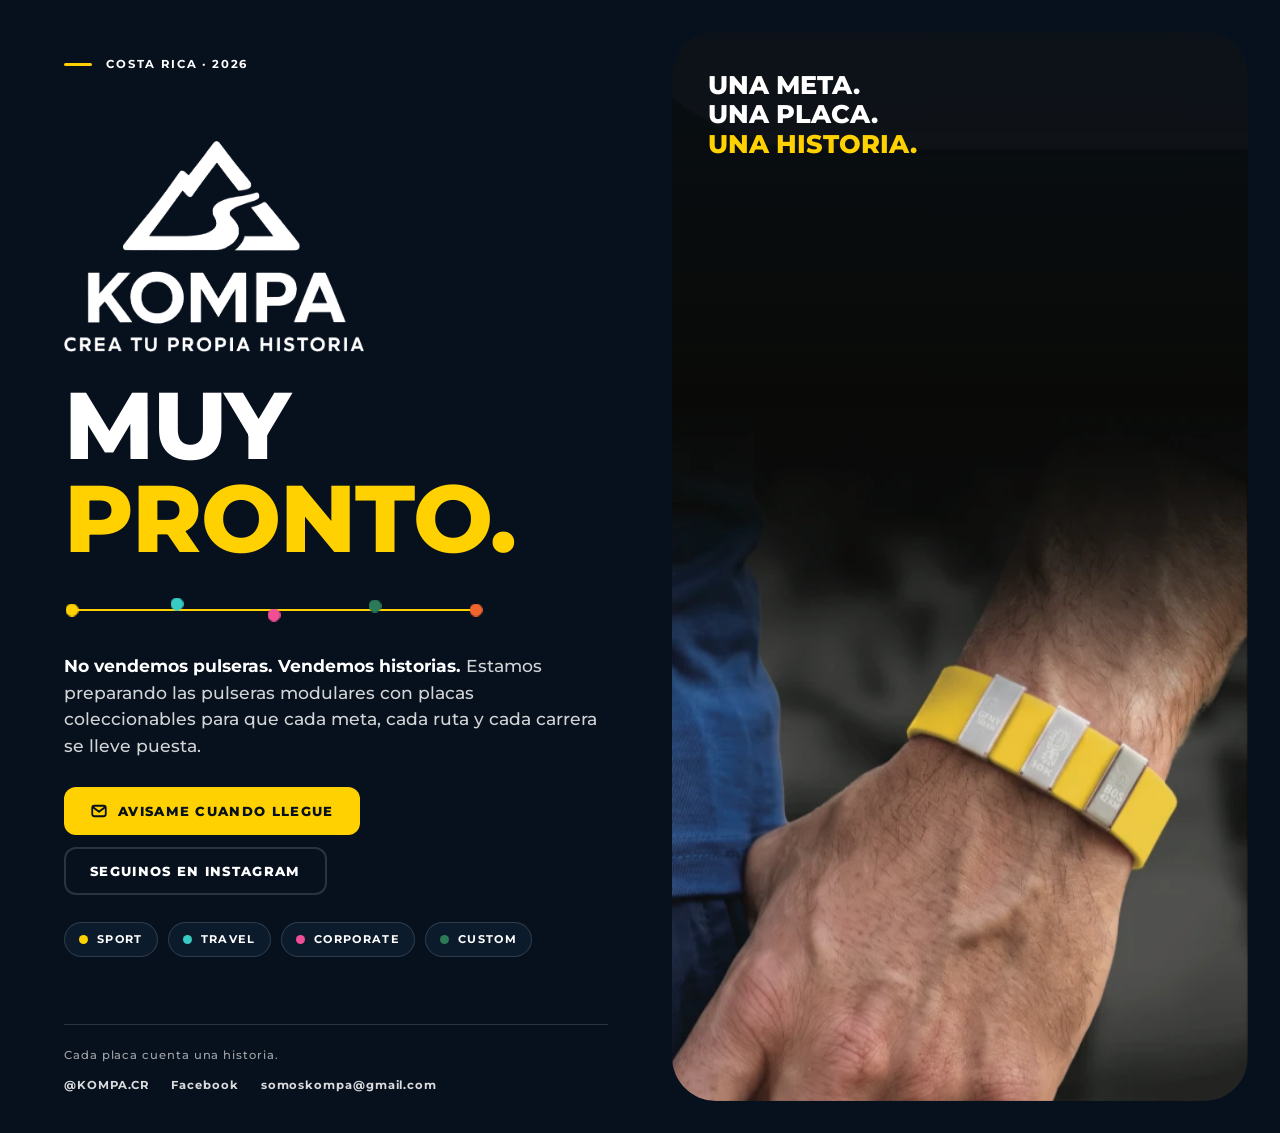
<file: index.html>
<!doctype html>
<html lang="es-CR">
<head>
  <meta charset="utf-8">
  <meta name="viewport" content="width=device-width, initial-scale=1, viewport-fit=cover">
  <title>KOMPA · Muy pronto</title>
  <meta name="description" content="KOMPA, pulseras modulares con placas coleccionables para atletas. Crea tu propia historia. Muy pronto en Costa Rica.">
  <meta name="theme-color" content="#07111E">
  <link rel="icon" href="assets/favicon.ico" sizes="any">
  <link rel="icon" type="image/png" sizes="32x32" href="assets/favicon-32.png">
  <link rel="apple-touch-icon" href="assets/apple-touch-icon.png">

  <meta property="og:type" content="website">
  <meta property="og:title" content="KOMPA · Muy pronto">
  <meta property="og:description" content="Pulseras modulares con placas coleccionables. Crea tu propia historia.">
  <meta property="og:image" content="assets/og.jpg">
  <meta property="og:locale" content="es_CR">
  <meta name="twitter:card" content="summary_large_image">

  <link rel="preload" href="assets/fonts/montserrat-latin-800.woff2" as="font" type="font/woff2" crossorigin>
  <link rel="preload" href="assets/fonts/montserrat-latin-500.woff2" as="font" type="font/woff2" crossorigin>

  <style>
    /* Montserrat (tipografía oficial) — autoalojada */
    @font-face{font-family:"Montserrat";font-weight:500;font-display:swap;src:url(assets/fonts/montserrat-latin-500.woff2) format("woff2");unicode-range:U+0000-00FF,U+0131,U+0152-0153,U+02BB-02BC,U+02C6,U+02DA,U+02DC,U+2000-206F,U+20AC,U+2122,U+2191,U+2193,U+2212,U+2215,U+FEFF,U+FFFD}
    @font-face{font-family:"Montserrat";font-weight:700;font-display:swap;src:url(assets/fonts/montserrat-latin-700.woff2) format("woff2");unicode-range:U+0000-00FF,U+0131,U+0152-0153,U+02BB-02BC,U+02C6,U+02DA,U+02DC,U+2000-206F,U+20AC,U+2122,U+2191,U+2193,U+2212,U+2215,U+FEFF,U+FFFD}
    @font-face{font-family:"Montserrat";font-weight:800;font-display:swap;src:url(assets/fonts/montserrat-latin-800.woff2) format("woff2");unicode-range:U+0000-00FF,U+0131,U+0152-0153,U+02BB-02BC,U+02C6,U+02DA,U+02DC,U+2000-206F,U+20AC,U+2122,U+2191,U+2193,U+2212,U+2215,U+FEFF,U+FFFD}
    @font-face{font-family:"Montserrat";font-weight:500;font-display:swap;src:url(assets/fonts/montserrat-latin-ext-500.woff2) format("woff2");unicode-range:U+0100-02BA,U+02BD-02C5,U+02C7-02CC,U+02CE-02D7,U+02DD-02FF,U+0304,U+0308,U+0329,U+1D00-1DBF,U+1E00-1E9F,U+1EF2-1EFF,U+2020,U+20A0-20AB,U+20AD-20C0,U+2113,U+2C60-2C7F,U+A720-A7FF}
    @font-face{font-family:"Montserrat";font-weight:700;font-display:swap;src:url(assets/fonts/montserrat-latin-ext-700.woff2) format("woff2");unicode-range:U+0100-02BA,U+02BD-02C5,U+02C7-02CC,U+02CE-02D7,U+02DD-02FF,U+0304,U+0308,U+0329,U+1D00-1DBF,U+1E00-1E9F,U+1EF2-1EFF,U+2020,U+20A0-20AB,U+20AD-20C0,U+2113,U+2C60-2C7F,U+A720-A7FF}

    :root{
      /* Paleta base */
      --ink:#07111E; --white:#FFFFFF; --sand:#F4F0E9; --metal:#B5B8B7;
      /* Colores de colección */
      --yellow:#FFD100; --turquoise:#38CBC4; --pink:#F24E96; --green:#2B7A58; --orange:#F0652D; --blue:#4170BE;
      --ink-2:#0C1B2C; --line:rgba(255,255,255,.14);
      --font:"Montserrat","Inter",system-ui,-apple-system,"Segoe UI",Roboto,sans-serif;
      --gutter:clamp(20px,5vw,72px);
    }
    *{box-sizing:border-box;margin:0}
    html{-webkit-text-size-adjust:100%}
    body{
      min-height:100vh;min-height:100dvh;background:var(--ink);color:var(--white);
      font-family:var(--font);font-weight:500;line-height:1.55;
      -webkit-font-smoothing:antialiased;overflow-x:hidden;
    }
    a{color:inherit}
    :focus-visible{outline:3px solid var(--yellow);outline-offset:3px;border-radius:8px}

    .page{
      min-height:100vh;min-height:100dvh;display:grid;
      grid-template-columns:minmax(0,1.05fr) minmax(0,.95fr);
      padding-left:env(safe-area-inset-left);padding-right:env(safe-area-inset-right);
    }

    /* ---------- Columna de contenido ---------- */
    .content{
      display:flex;flex-direction:column;justify-content:space-between;gap:40px;
      padding:clamp(28px,4.5vw,56px) var(--gutter) clamp(24px,3vw,40px);
      position:relative;z-index:2;
    }
    .eyebrow{display:flex;align-items:center;gap:14px;font-size:.72rem;font-weight:700;letter-spacing:.16em;text-transform:uppercase}
    .eyebrow::before{content:"";width:28px;height:3px;background:var(--yellow);border-radius:2px}

    .main{display:flex;flex-direction:column;align-items:flex-start;gap:clamp(22px,3vh,34px);padding:clamp(8px,3vh,32px) 0}
    .logo{width:clamp(190px,24vw,300px);height:auto;display:block}

    h1{
      font-weight:800;line-height:.98;letter-spacing:-.01em;text-transform:uppercase;
      font-size:clamp(2.9rem,7.4vw,6.4rem);
    }
    h1 .accent{color:var(--yellow)}
    .lead{max-width:34em;font-size:clamp(1rem,1.35vw,1.15rem);color:rgba(255,255,255,.82)}
    .lead strong{color:var(--white);font-weight:700}

    /* Ruta + puntos (sistema gráfico de la marca) */
    .route{position:relative;width:min(420px,100%);height:28px;margin:4px 0 2px}
    .route .line{position:absolute;left:6px;right:6px;top:50%;height:2px;background:rgba(255,255,255,.22);transform:translateY(-50%);border-radius:2px;overflow:hidden}
    .route .line::after{content:"";position:absolute;inset:0;background:var(--yellow);transform:scaleX(0);transform-origin:left;animation:draw 2.4s .4s cubic-bezier(.6,0,.2,1) forwards}
    .route i{position:absolute;top:50%;width:13px;height:13px;border-radius:50%;transform:translate(-50%,-50%) scale(0);animation:pop .5s cubic-bezier(.3,1.6,.5,1) forwards}
    .route i:nth-child(2){left:2%;background:var(--yellow);animation-delay:.3s}
    .route i:nth-child(3){left:27%;background:var(--turquoise);animation-delay:.85s;top:30%}
    .route i:nth-child(4){left:50%;background:var(--pink);animation-delay:1.3s;top:70%}
    .route i:nth-child(5){left:74%;background:var(--green);animation-delay:1.75s;top:35%}
    .route i:nth-child(6){left:98%;background:var(--orange);animation-delay:2.2s}
    @keyframes draw{to{transform:scaleX(1)}}
    @keyframes pop{to{transform:translate(-50%,-50%) scale(1)}}

    .actions{display:flex;flex-wrap:wrap;gap:12px 16px;align-items:center}
    .btn{
      display:inline-flex;align-items:center;gap:10px;min-height:48px;padding:0 26px;border-radius:12px;
      font:inherit;font-weight:800;font-size:.82rem;letter-spacing:.1em;text-transform:uppercase;text-decoration:none;
      background:var(--yellow);color:var(--ink);transition:transform .2s ease,background .2s ease;
    }
    .btn:hover{transform:translateY(-2px);background:#ffdf33}
    .btn svg{width:18px;height:18px}
    .btn.ghost{background:transparent;color:var(--white);box-shadow:inset 0 0 0 2px var(--line)}
    .btn.ghost:hover{background:rgba(255,255,255,.07);box-shadow:inset 0 0 0 2px var(--yellow)}

    /* Líneas de colección */
    .lines{display:flex;flex-wrap:wrap;gap:10px;padding:0}
    .lines li{list-style:none;display:flex;align-items:center;gap:9px;padding:8px 14px;border-radius:999px;background:var(--ink-2);border:1px solid var(--line);font-size:.7rem;font-weight:700;letter-spacing:.12em;text-transform:uppercase}
    .lines li::before{content:"";width:9px;height:9px;border-radius:50%;background:var(--c)}
    .lines ul{display:contents}

    footer{display:flex;flex-wrap:wrap;gap:12px 28px;justify-content:space-between;align-items:center;padding-top:22px;border-top:1px solid var(--line);font-size:.72rem;letter-spacing:.08em;color:rgba(255,255,255,.62)}
    .social{display:flex;gap:22px;flex-wrap:wrap}
    .social a{text-decoration:none;font-weight:700;color:rgba(255,255,255,.85);transition:color .2s}
    .social a:hover{color:var(--yellow)}

    /* ---------- Columna de imagen ---------- */
    .visual{position:relative;padding:clamp(16px,2.5vw,32px) clamp(16px,2.5vw,32px) clamp(16px,2.5vw,32px) 0}
    .frame{position:relative;height:100%;min-height:420px;border-radius:44px;overflow:hidden;background:#0a1626}
    .frame img{position:absolute;inset:0;width:100%;height:100%;object-fit:cover;object-position:50% 72%;transform:scale(1.04);animation:settle 2.4s ease-out forwards}
    @keyframes settle{to{transform:scale(1)}}
    .frame::after{content:"";position:absolute;inset:0;background:linear-gradient(180deg,rgba(7,17,30,.55) 0%,transparent 35%)}
    .frame figcaption{position:absolute;z-index:2;left:clamp(20px,3vw,36px);right:clamp(20px,3vw,36px);top:clamp(22px,3vw,38px);
      font-weight:800;text-transform:uppercase;line-height:1.15;font-size:clamp(1.05rem,2vw,1.6rem);text-align:left}
    .frame figcaption span{display:block}
    .frame figcaption span:last-child{color:var(--yellow)}

    /* ---------- Responsive ---------- */
    @media (max-width:900px){
      .page{grid-template-columns:1fr}
      .visual{order:-1;padding:16px 16px 0}
      .frame{min-height:0;height:clamp(240px,46vh,380px);border-radius:32px}
      .content{padding-top:30px}
      .main{padding-top:0}
    }
    @media (max-width:420px){
      .btn{width:100%;justify-content:center}
      footer{flex-direction:column;align-items:flex-start}
    }
    @media (prefers-reduced-motion:reduce){
      *{animation:none!important;transition:none!important}
      .route .line::after{transform:scaleX(1)}
      .route i{transform:translate(-50%,-50%) scale(1)}
      .frame img{transform:none}
    }
  </style>
</head>
<body>
  <div class="page">
    <main class="content">
      <p class="eyebrow">Costa Rica · 2026</p>

      <div class="main">
        <img class="logo" src="assets/kompa-logo-blanco.png" width="741" height="522" alt="KOMPA — Crea tu propia historia">

        <h1>Muy <span class="accent">pronto.</span></h1>

        <div class="route" aria-hidden="true">
          <span class="line"></span><i></i><i></i><i></i><i></i><i></i>
        </div>

        <p class="lead">
          <strong>No vendemos pulseras. Vendemos historias.</strong>
          Estamos preparando las pulseras modulares con placas coleccionables para que cada meta, cada ruta y cada carrera se lleve puesta.
        </p>

        <div class="actions">
          <a class="btn" href="mailto:somoskompa@gmail.com?subject=Av%C3%ADsenme%20cuando%20KOMPA%20llegue&body=Hola%2C%20quiero%20enterarme%20cuando%20KOMPA%20est%C3%A9%20disponible.">
            <svg viewBox="0 0 24 24" fill="none" stroke="currentColor" stroke-width="2.4" stroke-linecap="round" stroke-linejoin="round" aria-hidden="true"><rect x="3" y="5" width="18" height="14" rx="3"/><path d="m4 7 8 6 8-6"/></svg>
            Avisame cuando llegue
          </a>
          <a class="btn ghost" href="https://www.instagram.com/kompa.cr" target="_blank" rel="noopener">Seguinos en Instagram</a>
        </div>

        <ul class="lines" aria-label="Líneas de colección">
          <li style="--c:var(--yellow)">Sport</li>
          <li style="--c:var(--turquoise)">Travel</li>
          <li style="--c:var(--pink)">Corporate</li>
          <li style="--c:var(--green)">Custom</li>
        </ul>
      </div>

      <footer>
        <span>Cada placa cuenta una historia.</span>
        <nav class="social" aria-label="Redes sociales">
          <a href="https://www.instagram.com/kompa.cr" target="_blank" rel="noopener">@KOMPA.CR</a>
          <a href="https://www.facebook.com/KOMPA.cr" target="_blank" rel="noopener">Facebook</a>
          <a href="mailto:somoskompa@gmail.com">somoskompa@gmail.com</a>
        </nav>
      </footer>
    </main>

    <aside class="visual">
      <figure class="frame">
        <img src="assets/hero.webp" width="500" height="2000" alt="Muñeca con una pulsera KOMPA amarilla y placas grabadas, sobre el símbolo de la marca.">
        <figcaption><span>Una meta.</span><span>Una placa.</span><span>Una historia.</span></figcaption>
      </figure>
    </aside>
  </div>
</body>
</html>
</file>
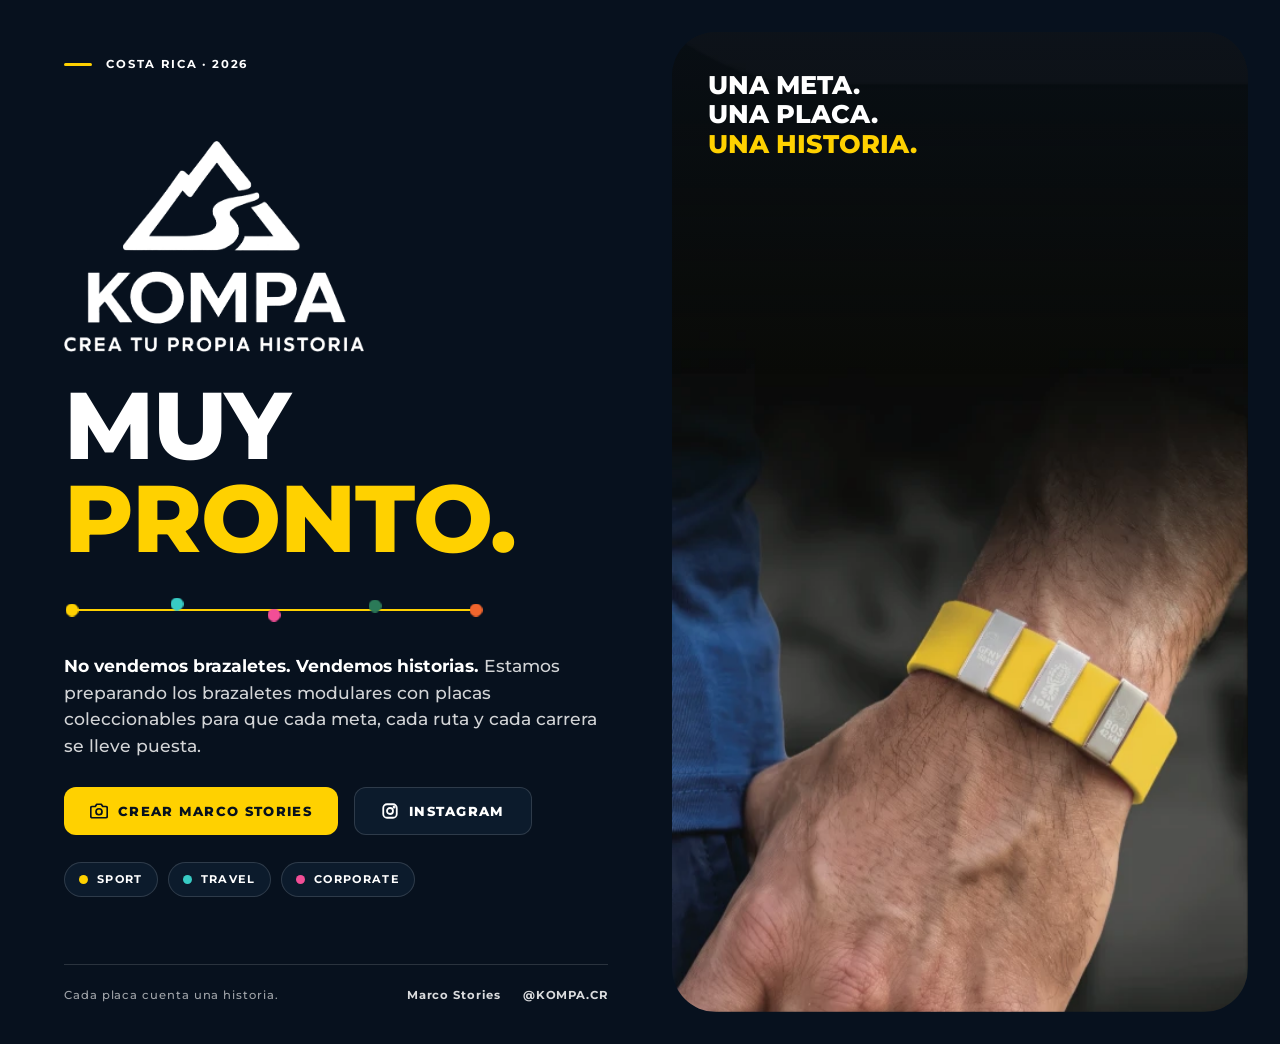
<file: public/index.html>
<!doctype html>
<html lang="es-CR">
<head>
  <meta charset="utf-8">
  <meta name="viewport" content="width=device-width, initial-scale=1, viewport-fit=cover">
  <title>KOMPA · Muy pronto</title>
  <meta name="description" content="KOMPA, brazaletes modulares con placas coleccionables para atletas. Crea tu propia historia. Muy pronto en Costa Rica.">
  <meta name="theme-color" content="#07111E">
  <link rel="icon" href="assets/favicon.ico" sizes="any">
  <link rel="icon" type="image/png" sizes="32x32" href="assets/favicon-32.png">
  <link rel="apple-touch-icon" href="assets/apple-touch-icon.png">

  <meta property="og:type" content="website">
  <meta property="og:title" content="KOMPA · Muy pronto">
  <meta property="og:description" content="Brazaletes modulares con placas coleccionables. Crea tu propia historia.">
  <meta property="og:image" content="https://kompacr.com/assets/og.jpg">
  <meta property="og:locale" content="es_CR">
  <meta name="twitter:card" content="summary_large_image">

  <link rel="preload" href="assets/fonts/montserrat-latin-800.woff2" as="font" type="font/woff2" crossorigin>
  <link rel="preload" href="assets/fonts/montserrat-latin-500.woff2" as="font" type="font/woff2" crossorigin>

  <style>
    /* Montserrat (tipografía oficial) — autoalojada */
    @font-face{font-family:"Montserrat";font-weight:500;font-display:swap;src:url(assets/fonts/montserrat-latin-500.woff2) format("woff2");unicode-range:U+0000-00FF,U+0131,U+0152-0153,U+02BB-02BC,U+02C6,U+02DA,U+02DC,U+2000-206F,U+20AC,U+2122,U+2191,U+2193,U+2212,U+2215,U+FEFF,U+FFFD}
    @font-face{font-family:"Montserrat";font-weight:700;font-display:swap;src:url(assets/fonts/montserrat-latin-700.woff2) format("woff2");unicode-range:U+0000-00FF,U+0131,U+0152-0153,U+02BB-02BC,U+02C6,U+02DA,U+02DC,U+2000-206F,U+20AC,U+2122,U+2191,U+2193,U+2212,U+2215,U+FEFF,U+FFFD}
    @font-face{font-family:"Montserrat";font-weight:800;font-display:swap;src:url(assets/fonts/montserrat-latin-800.woff2) format("woff2");unicode-range:U+0000-00FF,U+0131,U+0152-0153,U+02BB-02BC,U+02C6,U+02DA,U+02DC,U+2000-206F,U+20AC,U+2122,U+2191,U+2193,U+2212,U+2215,U+FEFF,U+FFFD}
    @font-face{font-family:"Montserrat";font-weight:500;font-display:swap;src:url(assets/fonts/montserrat-latin-ext-500.woff2) format("woff2");unicode-range:U+0100-02BA,U+02BD-02C5,U+02C7-02CC,U+02CE-02D7,U+02DD-02FF,U+0304,U+0308,U+0329,U+1D00-1DBF,U+1E00-1E9F,U+1EF2-1EFF,U+2020,U+20A0-20AB,U+20AD-20C0,U+2113,U+2C60-2C7F,U+A720-A7FF}
    @font-face{font-family:"Montserrat";font-weight:700;font-display:swap;src:url(assets/fonts/montserrat-latin-ext-700.woff2) format("woff2");unicode-range:U+0100-02BA,U+02BD-02C5,U+02C7-02CC,U+02CE-02D7,U+02DD-02FF,U+0304,U+0308,U+0329,U+1D00-1DBF,U+1E00-1E9F,U+1EF2-1EFF,U+2020,U+20A0-20AB,U+20AD-20C0,U+2113,U+2C60-2C7F,U+A720-A7FF}

    :root{
      /* Paleta base */
      --ink:#07111E; --white:#FFFFFF; --sand:#F4F0E9; --metal:#B5B8B7;
      /* Colores de colección */
      --yellow:#FFD100; --turquoise:#38CBC4; --pink:#F24E96; --green:#2B7A58; --orange:#F0652D; --blue:#4170BE;
      --ink-2:#0C1B2C; --line:rgba(255,255,255,.14);
      --font:"Montserrat","Inter",system-ui,-apple-system,"Segoe UI",Roboto,sans-serif;
      --gutter:clamp(20px,5vw,72px);
    }
    *{box-sizing:border-box;margin:0}
    html{-webkit-text-size-adjust:100%}
    body{
      min-height:100vh;min-height:100dvh;background:var(--ink);color:var(--white);
      font-family:var(--font);font-weight:500;line-height:1.55;
      -webkit-font-smoothing:antialiased;overflow-x:hidden;
    }
    a{color:inherit}
    :focus-visible{outline:3px solid var(--yellow);outline-offset:3px;border-radius:8px}

    .page{
      min-height:100vh;min-height:100dvh;display:grid;
      grid-template-columns:minmax(0,1.05fr) minmax(0,.95fr);
      padding-left:env(safe-area-inset-left);padding-right:env(safe-area-inset-right);
    }

    /* ---------- Columna de contenido ---------- */
    .content{
      display:flex;flex-direction:column;justify-content:space-between;gap:40px;
      padding:clamp(28px,4.5vw,56px) var(--gutter) clamp(24px,3vw,40px);
      position:relative;z-index:2;
    }
    .eyebrow{display:flex;align-items:center;gap:14px;font-size:.72rem;font-weight:700;letter-spacing:.16em;text-transform:uppercase}
    .eyebrow::before{content:"";width:28px;height:3px;background:var(--yellow);border-radius:2px}

    .main{display:flex;flex-direction:column;align-items:flex-start;gap:clamp(22px,3vh,34px);padding:clamp(8px,3vh,32px) 0}
    .logo{width:clamp(190px,24vw,300px);height:auto;display:block}

    h1{
      font-weight:800;line-height:.98;letter-spacing:-.01em;text-transform:uppercase;
      font-size:clamp(2.9rem,7.4vw,6.4rem);
    }
    h1 .accent{color:var(--yellow)}
    .lead{max-width:34em;font-size:clamp(1rem,1.35vw,1.15rem);color:rgba(255,255,255,.82)}
    .lead strong{color:var(--white);font-weight:700}

    /* Ruta + puntos (sistema gráfico de la marca) */
    .route{position:relative;width:min(420px,100%);height:28px;margin:4px 0 2px}
    .route .line{position:absolute;left:6px;right:6px;top:50%;height:2px;background:rgba(255,255,255,.22);transform:translateY(-50%);border-radius:2px;overflow:hidden}
    .route .line::after{content:"";position:absolute;inset:0;background:var(--yellow);transform:scaleX(0);transform-origin:left;animation:draw 2.4s .4s cubic-bezier(.6,0,.2,1) forwards}
    .route i{position:absolute;top:50%;width:13px;height:13px;border-radius:50%;transform:translate(-50%,-50%) scale(0);animation:pop .5s cubic-bezier(.3,1.6,.5,1) forwards}
    .route i:nth-child(2){left:2%;background:var(--yellow);animation-delay:.3s}
    .route i:nth-child(3){left:27%;background:var(--turquoise);animation-delay:.85s;top:30%}
    .route i:nth-child(4){left:50%;background:var(--pink);animation-delay:1.3s;top:70%}
    .route i:nth-child(5){left:74%;background:var(--green);animation-delay:1.75s;top:35%}
    .route i:nth-child(6){left:98%;background:var(--orange);animation-delay:2.2s}
    @keyframes draw{to{transform:scaleX(1)}}
    @keyframes pop{to{transform:translate(-50%,-50%) scale(1)}}

    .actions{display:flex;flex-wrap:wrap;gap:12px 16px;align-items:center}
    .btn{
      display:inline-flex;align-items:center;gap:10px;min-height:48px;padding:0 26px;border-radius:12px;
      font:inherit;font-weight:800;font-size:.82rem;letter-spacing:.1em;text-transform:uppercase;text-decoration:none;
      background:var(--yellow);color:var(--ink);transition:transform .2s ease,background .2s ease;
    }
    .btn:hover{transform:translateY(-2px);background:#ffdf33}
    .btn svg{width:18px;height:18px}
    .btn-secondary{
      background:var(--ink-2);color:var(--white);border:1px solid var(--line);
    }
    .btn-secondary:hover{
      transform:translateY(-2px);background:rgba(255,255,255,.1);border-color:rgba(255,255,255,.3);color:var(--white);
    }

    /* Líneas de colección */
    .lines{display:flex;flex-wrap:wrap;gap:10px;padding:0}
    .lines li{list-style:none;display:flex;align-items:center;gap:9px;padding:8px 14px;border-radius:999px;background:var(--ink-2);border:1px solid var(--line);font-size:.7rem;font-weight:700;letter-spacing:.12em;text-transform:uppercase}
    .lines li::before{content:"";width:9px;height:9px;border-radius:50%;background:var(--c)}
    .lines ul{display:contents}

    footer{display:flex;flex-wrap:wrap;gap:12px 28px;justify-content:space-between;align-items:center;padding-top:22px;border-top:1px solid var(--line);font-size:.72rem;letter-spacing:.08em;color:rgba(255,255,255,.62)}
    .social{display:flex;gap:22px;flex-wrap:wrap}
    .social a{text-decoration:none;font-weight:700;color:rgba(255,255,255,.85);transition:color .2s}
    .social a:hover{color:var(--yellow)}

    /* ---------- Columna de imagen ---------- */
    .visual{position:relative;padding:clamp(16px,2.5vw,32px) clamp(16px,2.5vw,32px) clamp(16px,2.5vw,32px) 0}
    .frame{position:relative;height:100%;min-height:420px;border-radius:44px;overflow:hidden;background:#0a1626}
    .frame img{position:absolute;inset:0;width:100%;height:100%;object-fit:cover;object-position:50% 72%;transform:scale(1.04);animation:settle 2.4s ease-out forwards}
    @keyframes settle{to{transform:scale(1)}}
    .frame::after{content:"";position:absolute;inset:0;background:linear-gradient(180deg,rgba(7,17,30,.55) 0%,transparent 35%)}
    .frame figcaption{position:absolute;z-index:2;left:clamp(20px,3vw,36px);right:clamp(20px,3vw,36px);top:clamp(22px,3vw,38px);
      font-weight:800;text-transform:uppercase;line-height:1.15;font-size:clamp(1.05rem,2vw,1.6rem);text-align:left}
    .frame figcaption span{display:block}
    .frame figcaption span:last-child{color:var(--yellow)}

    /* ---------- Responsive ---------- */
    @media (max-width:900px){
      .page{grid-template-columns:1fr}
      .visual{order:-1;padding:16px 16px 0}
      .frame{min-height:0;height:clamp(240px,46vh,380px);border-radius:32px}
      .content{padding-top:30px}
      .main{padding-top:0}
    }
    @media (max-width:420px){
      .btn{width:100%;justify-content:center}
      footer{flex-direction:column;align-items:flex-start}
    }
    @media (prefers-reduced-motion:reduce){
      *{animation:none!important;transition:none!important}
      .route .line::after{transform:scaleX(1)}
      .route i{transform:translate(-50%,-50%) scale(1)}
      .frame img{transform:none}
    }
  </style>
</head>
<body>
  <div class="page">
    <main class="content">
      <p class="eyebrow">Costa Rica · 2026</p>

      <div class="main">
        <img class="logo" src="assets/kompa-logo-blanco.png" width="741" height="522" alt="KOMPA — Crea tu propia historia">

        <h1>Muy <span class="accent">pronto.</span></h1>

        <div class="route" aria-hidden="true">
          <span class="line"></span><i></i><i></i><i></i><i></i><i></i>
        </div>

        <p class="lead">
          <strong>No vendemos brazaletes. Vendemos historias.</strong>
          Estamos preparando los brazaletes modulares con placas coleccionables para que cada meta, cada ruta y cada carrera se lleve puesta.
        </p>

        <div class="actions">
          <a class="btn" href="/marco/">
            <svg viewBox="0 0 24 24" fill="none" stroke="currentColor" stroke-width="2.3" stroke-linecap="round" stroke-linejoin="round" aria-hidden="true"><path d="M23 19a2 2 0 0 1-2 2H3a2 2 0 0 1-2-2V8a2 2 0 0 1 2-2h4l2-3h6l2 3h4a2 2 0 0 1 2 2z"/><circle cx="12" cy="13" r="4"/></svg>
            Crear Marco Stories
          </a>
          <a class="btn btn-secondary" href="https://www.instagram.com/kompa.cr" target="_blank" rel="noopener">
            <svg viewBox="0 0 24 24" fill="none" stroke="currentColor" stroke-width="2.4" stroke-linecap="round" stroke-linejoin="round" aria-hidden="true"><rect x="3" y="3" width="18" height="18" rx="5"/><circle cx="12" cy="12" r="4"/><circle cx="17.5" cy="6.5" r=".8" fill="currentColor"/></svg>
            Instagram
          </a>
        </div>

        <ul class="lines" aria-label="Líneas de colección">
          <li style="--c:var(--yellow)">Sport</li>
          <li style="--c:var(--turquoise)">Travel</li>
          <li style="--c:var(--pink)">Corporate</li>
        </ul>
      </div>

      <footer>
        <span>Cada placa cuenta una historia.</span>
        <nav class="social" aria-label="Enlaces">
          <a href="/marco/">Marco Stories</a>
          <a href="https://www.instagram.com/kompa.cr" target="_blank" rel="noopener">@KOMPA.CR</a>
        </nav>
      </footer>
    </main>

    <aside class="visual">
      <figure class="frame">
        <img src="assets/hero.webp" width="500" height="2000" alt="Muñeca con un brazalete KOMPA amarillo y placas grabadas, sobre el símbolo de la marca.">
        <figcaption><span>Una meta.</span><span>Una placa.</span><span>Una historia.</span></figcaption>
      </figure>
    </aside>
  </div>
</body>
</html>
</file>
